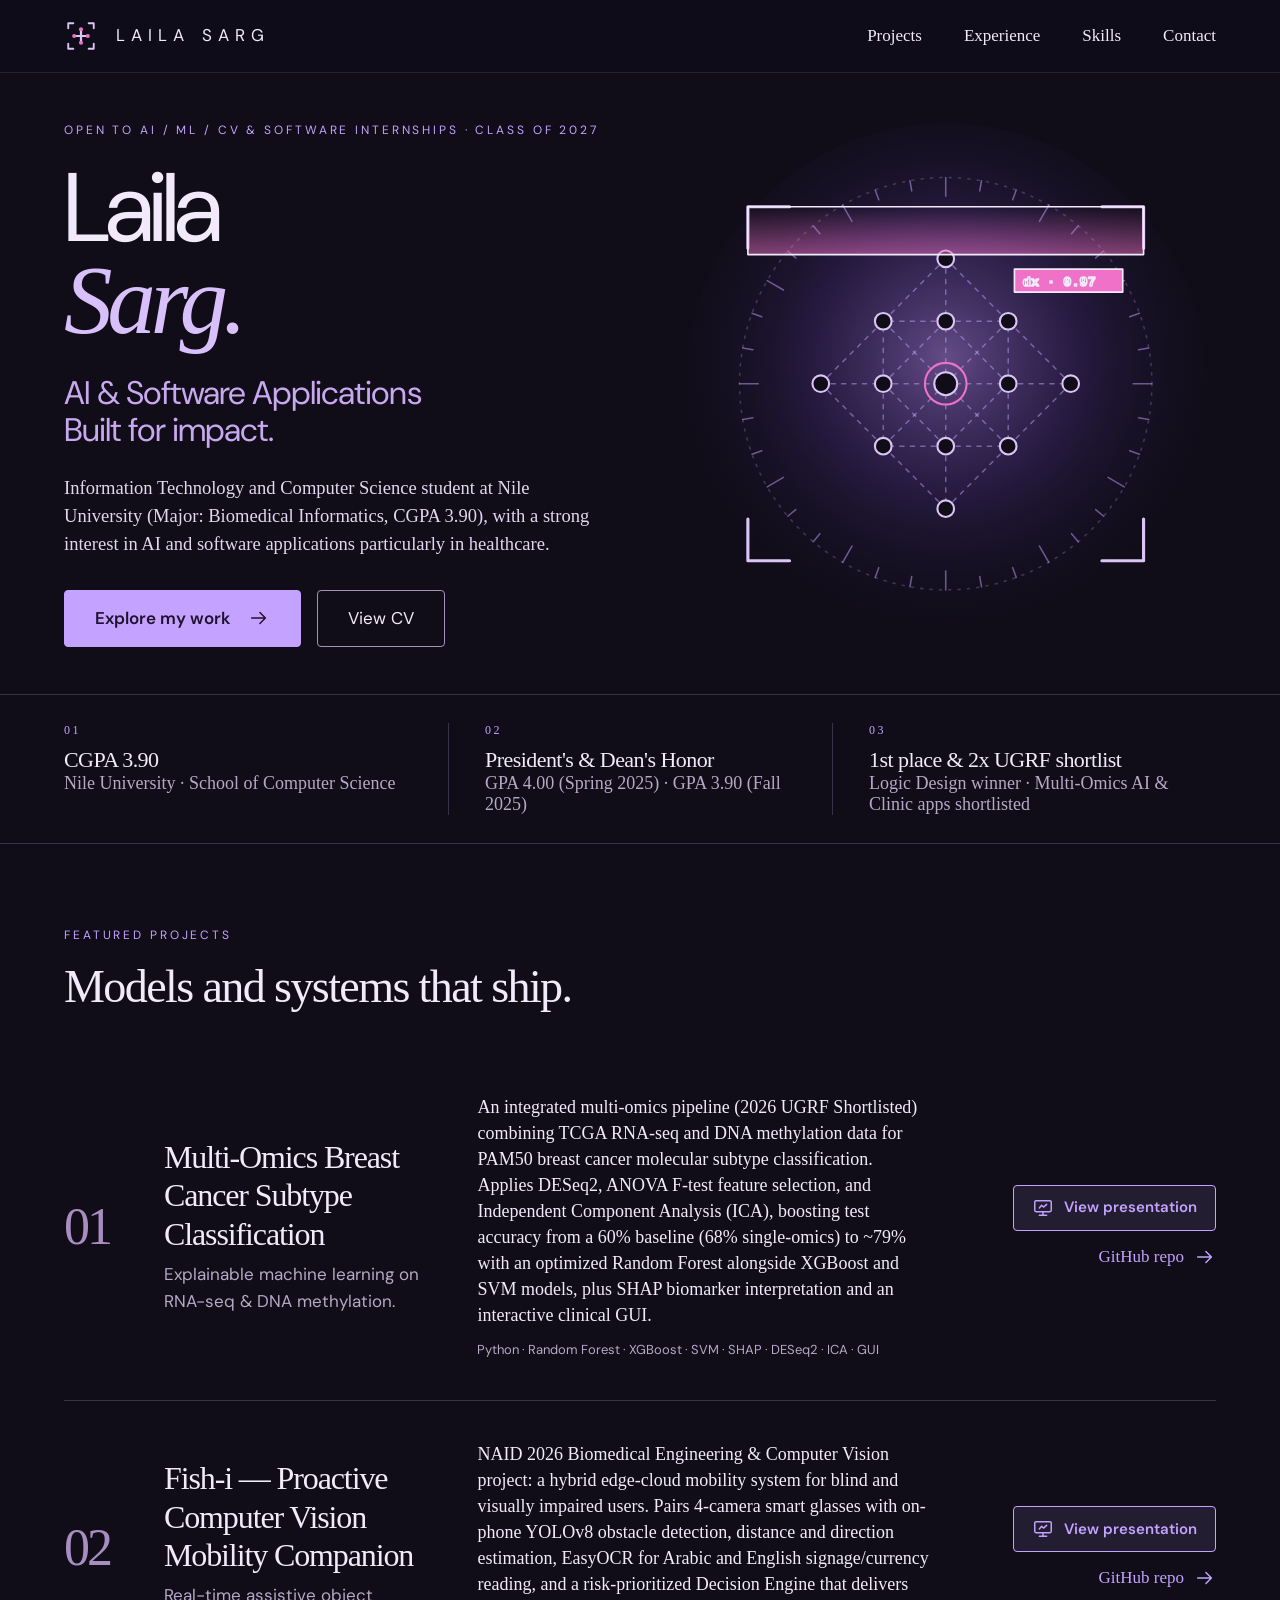
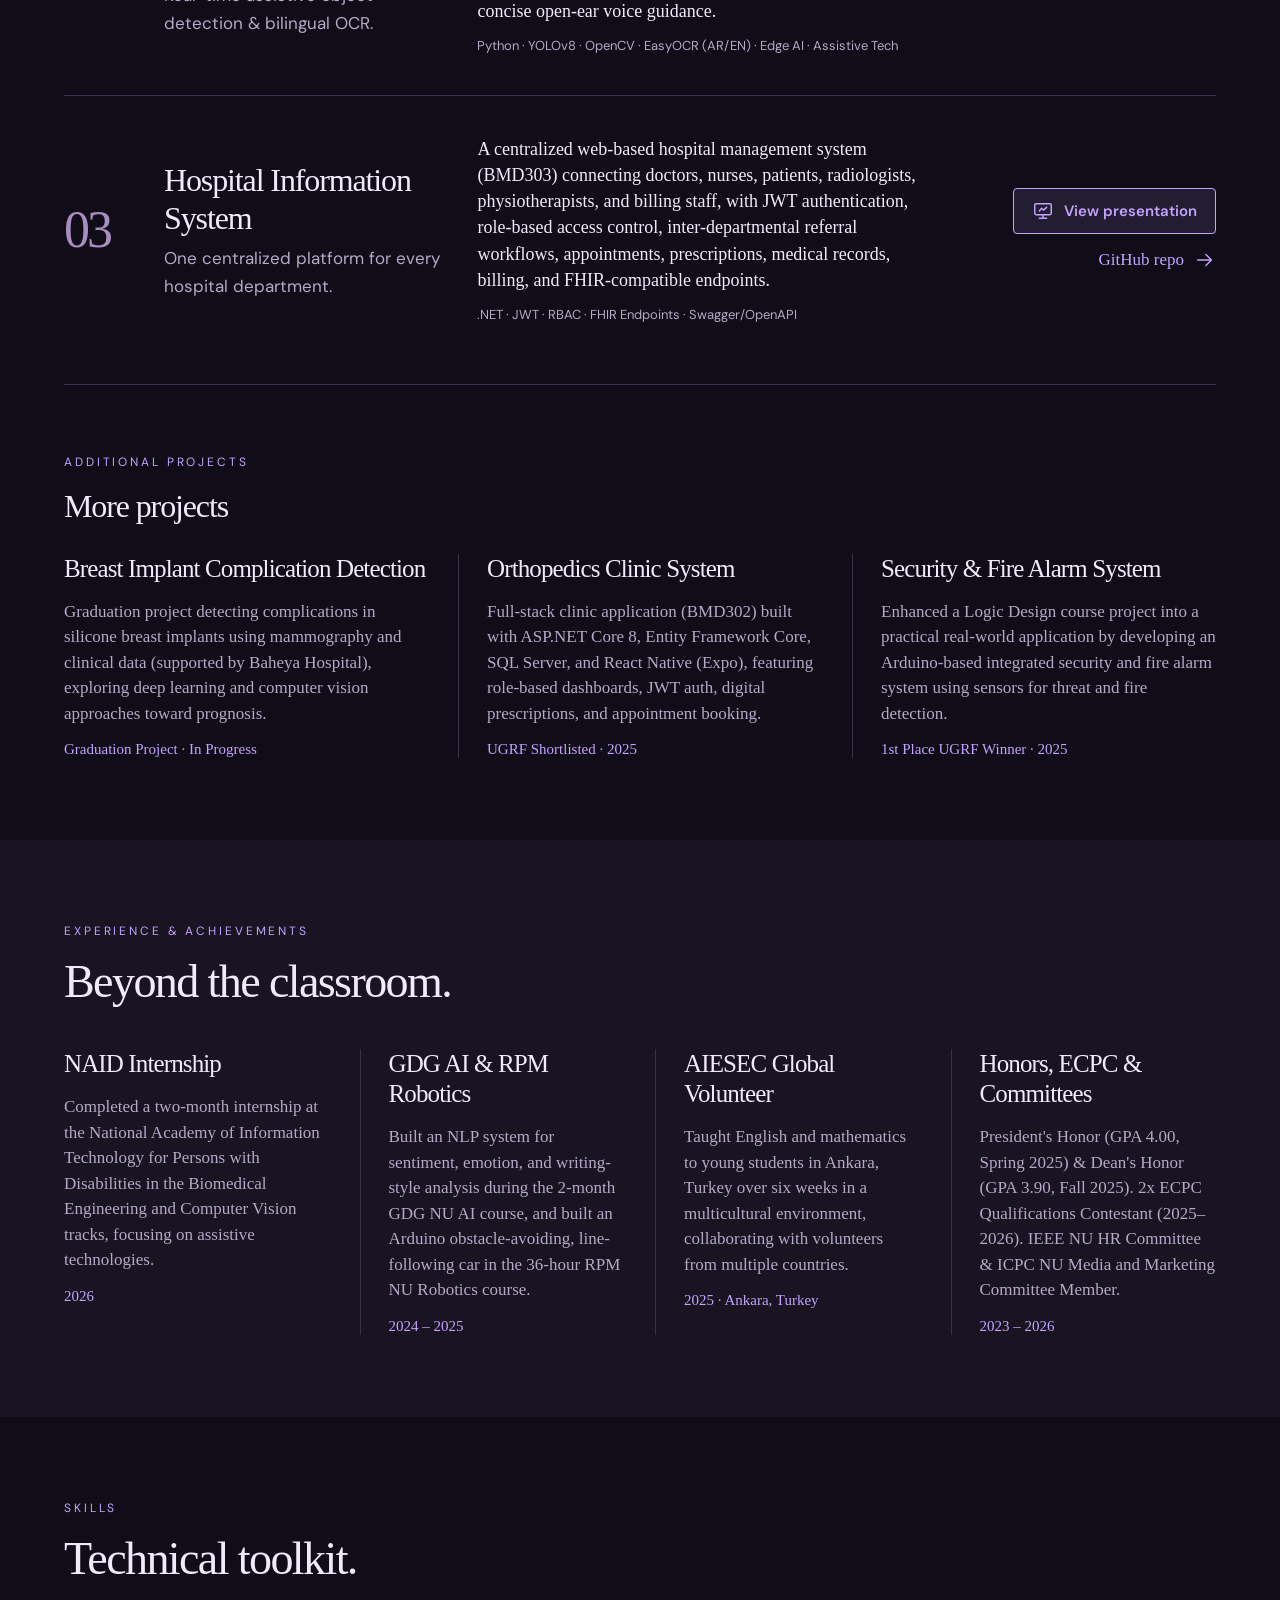
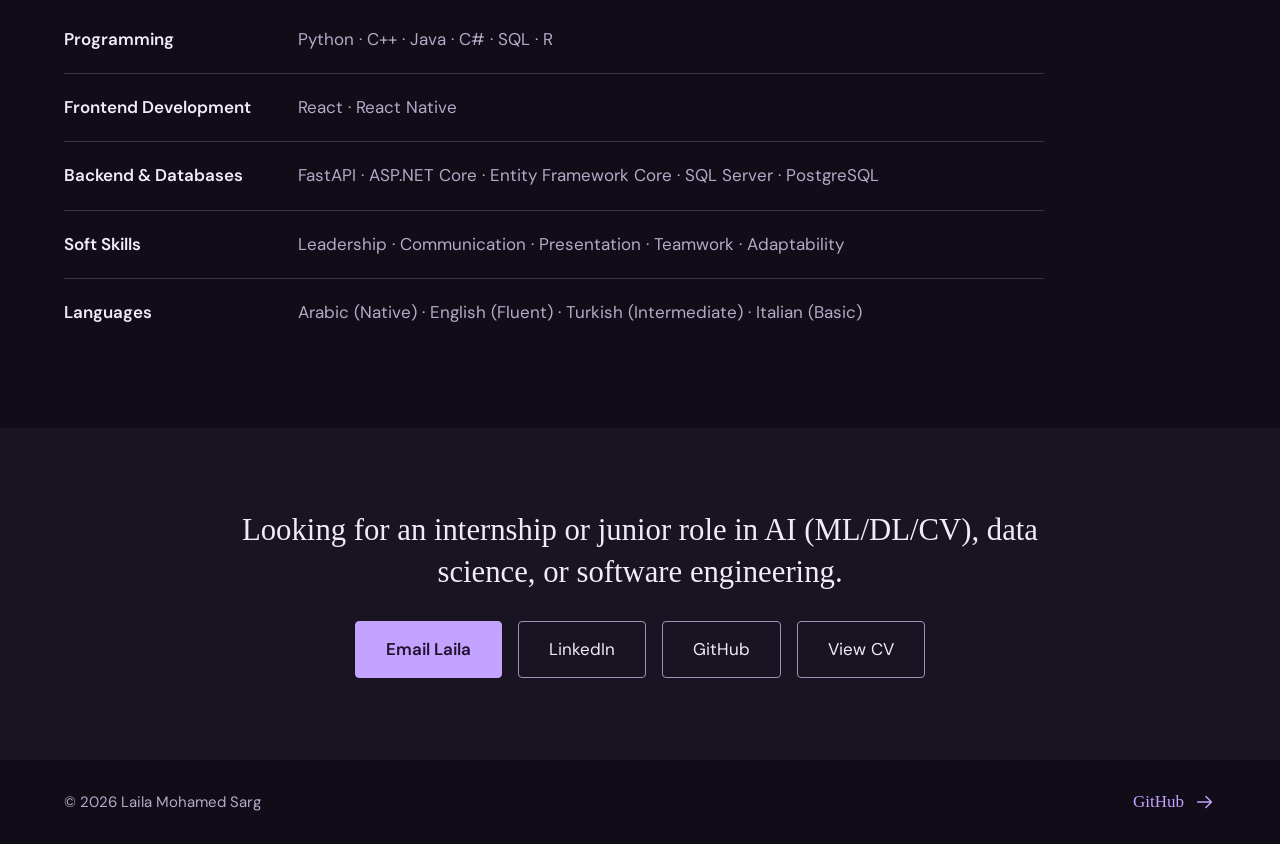
<file: index.html>
﻿<!DOCTYPE html>
<html lang="en">
<head>
  <meta charset="UTF-8" />
  <meta name="viewport" content="width=device-width, initial-scale=1.0, viewport-fit=cover" />
  <title>Laila Sarg — AI, Machine Learning, Computer Vision &amp; Software</title>
  <meta name="description" content="Laila Mohamed Sarg is an Information Technology and Computer Science student at Nile University (Biomedical Informatics, CGPA 3.90) building AI, machine learning, computer vision, and full-stack software applications." />
  <meta name="author" content="Laila Mohamed Sarg" />
  <meta name="keywords" content="Laila Sarg, AI, machine learning, deep learning, computer vision, data science, bioinformatics, ASP.NET Core, React Native, Nile University, internship" />
  <meta property="og:type" content="website" />
  <meta property="og:title" content="Laila Sarg — AI, Machine Learning, Computer Vision &amp; Software" />
  <meta property="og:description" content="Multi-omics machine learning, assistive computer vision, mammography deep learning, and full-stack healthcare platforms." />
  <meta name="twitter:card" content="summary" />
  <meta name="theme-color" content="#100d19" />
  <link rel="icon" href="data:image/svg+xml,%3Csvg xmlns='http://www.w3.org/2000/svg' viewBox='0 0 100 100'%3E%3Crect width='100' height='100' rx='26' fill='%23080413'/%3E%3Cg stroke='%23c4a2ff' stroke-width='5' fill='none' stroke-linecap='round'%3E%3Cpath d='M18 34V18h16M66 18h16v16M82 66v16H66M34 82H18V66'/%3E%3Cpath d='M50 30v40M30 50h40' stroke-width='6'/%3E%3C/g%3E%3Cg fill='%23ef72c8'%3E%3Ccircle cx='50' cy='30' r='7'/%3E%3Ccircle cx='50' cy='70' r='7'/%3E%3Ccircle cx='30' cy='50' r='7'/%3E%3Ccircle cx='70' cy='50' r='7'/%3E%3C/g%3E%3C/svg%3E" />
  <link rel="preconnect" href="https://fonts.googleapis.com" />
  <link rel="preconnect" href="https://fonts.gstatic.com" crossorigin />
  <link href="https://fonts.googleapis.com/css2?family=DM+Sans:wght@400;500;600;700&display=swap" rel="stylesheet" />
  <link rel="stylesheet" href="style.css" />
  <script type="application/ld+json">
  {
    "@context": "https://schema.org",
    "@type": "Person",
    "name": "Laila Mohamed Sarg",
    "email": "mailto:sarglaila@gmail.com",
    "jobTitle": "Information Technology & Computer Science Student",
    "alumniOf": "Nile University",
    "sameAs": [
      "https://www.linkedin.com/in/laila-sarg-40845a2b7/",
      "https://github.com/Laila9445"
    ],
    "knowsAbout": ["Artificial Intelligence", "Machine learning", "Deep learning", "Computer vision", "Data science", "Biomedical informatics", "ASP.NET Core", "React Native", "FastAPI", "SQL", "R"]
  }
  </script>
</head>
<body>
<a class="skip-link" href="#main">Skip to main content</a>

<header class="site-header"><div class="nav-wrap">
  <a class="brand" href="#home" aria-label="Laila Sarg home">
    <svg viewBox="0 0 40 40" aria-hidden="true"><path d="M5 11v-6h6M29 5h6v6M35 29v6h-6M11 35H5v-6"/><path d="M20 12v16M12 20h16" stroke-width="2.6"/><circle cx="20" cy="12" r="2.4"/><circle cx="20" cy="28" r="2.4"/><circle cx="12" cy="20" r="2.4"/><circle cx="28" cy="20" r="2.4"/></svg>LAILA SARG
  </a>
  <button id="menu-toggle" class="menu-toggle" aria-expanded="false" aria-controls="navigation">Menu</button>
  <nav id="navigation" aria-label="Main navigation">
    <a href="#work">Projects</a><a href="#journey">Experience</a><a href="#about">Skills</a><a href="#contact">Contact</a>
  </nav>
</div></header>

<main id="main">
  <!-- HERO -->
  <section id="home" class="hero wrap" aria-labelledby="hero-title">
    <div class="hero-copy">
      <p class="eyebrow">Open to AI / ML / CV &amp; Software Internships · Class of 2027</p>
      <h1 id="hero-title">Laila<br><em>Sarg.</em></h1>
      <p class="hero-role">AI &amp; Software Applications<br>Built for impact.</p>
      <p class="hero-lead">Information Technology and Computer Science student at Nile University (Major: Biomedical Informatics, CGPA 3.90), with a strong interest in AI and software applications particularly in healthcare.</p>
      <div class="actions">
        <a class="button primary" href="#work">Explore my work
          <svg viewBox="0 0 24 24" aria-hidden="true"><path d="M4 12h15m-6-6 6 6-6 6"/></svg></a>
        <a class="button" href="resume.html">View CV</a>
      </div>
    </div>
    <div class="hero-art" aria-hidden="true">
      <svg viewBox="0 0 520 520" class="orb">
        <defs>
          <radialGradient id="g" cx="50%" cy="45%" r="55%">
            <stop offset="0" stop-color="#b98cf5" stop-opacity=".5"/>
            <stop offset=".5" stop-color="#6a42b8" stop-opacity=".22"/>
            <stop offset="1" stop-color="#100d19" stop-opacity="0"/>
          </radialGradient>
          <linearGradient id="scan" x1="0" x2="0" y1="0" y2="1"><stop offset="0" stop-color="#ef72c8" stop-opacity="0"/><stop offset="1" stop-color="#ef72c8" stop-opacity=".5"/></linearGradient>
        </defs>
        <circle cx="260" cy="260" r="250" fill="url(#g)" stroke="none"/>
        <!-- CT-slice ring -->
        <g class="ring" stroke="#c4a2ff" stroke-opacity=".5" stroke-width="1.5"><circle cx="260" cy="260" r="198" fill="none" stroke-opacity=".25" stroke-dasharray="2 7"/><line x1="260" y1="62" x2="260" y2="80" transform="rotate(0 260 260)"/><line x1="260" y1="62" x2="260" y2="72" transform="rotate(10 260 260)"/><line x1="260" y1="62" x2="260" y2="72" transform="rotate(20 260 260)"/><line x1="260" y1="62" x2="260" y2="80" transform="rotate(30 260 260)"/><line x1="260" y1="62" x2="260" y2="72" transform="rotate(40 260 260)"/><line x1="260" y1="62" x2="260" y2="72" transform="rotate(50 260 260)"/><line x1="260" y1="62" x2="260" y2="80" transform="rotate(60 260 260)"/><line x1="260" y1="62" x2="260" y2="72" transform="rotate(70 260 260)"/><line x1="260" y1="62" x2="260" y2="72" transform="rotate(80 260 260)"/><line x1="260" y1="62" x2="260" y2="80" transform="rotate(90 260 260)"/><line x1="260" y1="62" x2="260" y2="72" transform="rotate(100 260 260)"/><line x1="260" y1="62" x2="260" y2="72" transform="rotate(110 260 260)"/><line x1="260" y1="62" x2="260" y2="80" transform="rotate(120 260 260)"/><line x1="260" y1="62" x2="260" y2="72" transform="rotate(130 260 260)"/><line x1="260" y1="62" x2="260" y2="72" transform="rotate(140 260 260)"/><line x1="260" y1="62" x2="260" y2="80" transform="rotate(150 260 260)"/><line x1="260" y1="62" x2="260" y2="72" transform="rotate(160 260 260)"/><line x1="260" y1="62" x2="260" y2="72" transform="rotate(170 260 260)"/><line x1="260" y1="62" x2="260" y2="80" transform="rotate(180 260 260)"/><line x1="260" y1="62" x2="260" y2="72" transform="rotate(190 260 260)"/><line x1="260" y1="62" x2="260" y2="72" transform="rotate(200 260 260)"/><line x1="260" y1="62" x2="260" y2="80" transform="rotate(210 260 260)"/><line x1="260" y1="62" x2="260" y2="72" transform="rotate(220 260 260)"/><line x1="260" y1="62" x2="260" y2="72" transform="rotate(230 260 260)"/><line x1="260" y1="62" x2="260" y2="80" transform="rotate(240 260 260)"/><line x1="260" y1="62" x2="260" y2="72" transform="rotate(250 260 260)"/><line x1="260" y1="62" x2="260" y2="72" transform="rotate(260 260 260)"/><line x1="260" y1="62" x2="260" y2="80" transform="rotate(270 260 260)"/><line x1="260" y1="62" x2="260" y2="72" transform="rotate(280 260 260)"/><line x1="260" y1="62" x2="260" y2="72" transform="rotate(290 260 260)"/><line x1="260" y1="62" x2="260" y2="80" transform="rotate(300 260 260)"/><line x1="260" y1="62" x2="260" y2="72" transform="rotate(310 260 260)"/><line x1="260" y1="62" x2="260" y2="72" transform="rotate(320 260 260)"/><line x1="260" y1="62" x2="260" y2="80" transform="rotate(330 260 260)"/><line x1="260" y1="62" x2="260" y2="72" transform="rotate(340 260 260)"/><line x1="260" y1="62" x2="260" y2="72" transform="rotate(350 260 260)"/></g>
        <!-- vision frame -->
        <g fill="none" stroke="#dcc5f5" stroke-width="3" stroke-linecap="round"><path d="M70 130V90h40M450 130V90h-40M70 390v40h40M450 390v40h-40"/></g>
        <!-- neural network shaped as a medical cross -->
        <g class="net" stroke="#c4a2ff" stroke-opacity=".5" stroke-width="1.4"><line x1="140" y1="260" x2="200" y2="260" style="--d:0.00s"/><line x1="140" y1="260" x2="200" y2="200" style="--d:0.35s"/><line x1="140" y1="260" x2="200" y2="320" style="--d:0.70s"/><line x1="200" y1="260" x2="260" y2="260" style="--d:1.05s"/><line x1="200" y1="260" x2="260" y2="200" style="--d:1.40s"/><line x1="200" y1="260" x2="260" y2="320" style="--d:1.75s"/><line x1="200" y1="260" x2="200" y2="200" style="--d:2.10s"/><line x1="200" y1="260" x2="200" y2="320" style="--d:0.00s"/><line x1="260" y1="260" x2="320" y2="260" style="--d:0.35s"/><line x1="260" y1="260" x2="260" y2="200" style="--d:0.70s"/><line x1="260" y1="260" x2="260" y2="320" style="--d:1.05s"/><line x1="260" y1="260" x2="200" y2="200" style="--d:1.40s"/><line x1="260" y1="260" x2="320" y2="200" style="--d:1.75s"/><line x1="260" y1="260" x2="200" y2="320" style="--d:2.10s"/><line x1="260" y1="260" x2="320" y2="320" style="--d:0.00s"/><line x1="320" y1="260" x2="380" y2="260" style="--d:0.35s"/><line x1="320" y1="260" x2="260" y2="200" style="--d:0.70s"/><line x1="320" y1="260" x2="260" y2="320" style="--d:1.05s"/><line x1="320" y1="260" x2="320" y2="200" style="--d:1.40s"/><line x1="320" y1="260" x2="320" y2="320" style="--d:1.75s"/><line x1="380" y1="260" x2="320" y2="200" style="--d:2.10s"/><line x1="380" y1="260" x2="320" y2="320" style="--d:0.00s"/><line x1="260" y1="140" x2="260" y2="200" style="--d:0.35s"/><line x1="260" y1="140" x2="200" y2="200" style="--d:0.70s"/><line x1="260" y1="140" x2="320" y2="200" style="--d:1.05s"/><line x1="260" y1="200" x2="200" y2="200" style="--d:1.40s"/><line x1="260" y1="200" x2="320" y2="200" style="--d:1.75s"/><line x1="260" y1="320" x2="260" y2="380" style="--d:2.10s"/><line x1="260" y1="320" x2="200" y2="320" style="--d:0.00s"/><line x1="260" y1="320" x2="320" y2="320" style="--d:0.35s"/><line x1="260" y1="380" x2="200" y2="320" style="--d:0.70s"/><line x1="260" y1="380" x2="320" y2="320" style="--d:1.05s"/></g>
        <g class="nodes" fill="#100d19" stroke="#dcc5f5" stroke-width="2"><circle cx="140" cy="260" r="8" style="--d:1.2s"/><circle cx="200" cy="260" r="8" style="--d:0.3s"/><circle cx="260" cy="260" r="11" style="--d:2.1s"/><circle cx="320" cy="260" r="8" style="--d:1.2s"/><circle cx="380" cy="260" r="8" style="--d:0.3s"/><circle cx="260" cy="140" r="8" style="--d:1.2s"/><circle cx="260" cy="200" r="8" style="--d:0.3s"/><circle cx="260" cy="320" r="8" style="--d:1.2s"/><circle cx="260" cy="380" r="8" style="--d:0.3s"/><circle cx="200" cy="200" r="8" style="--d:1.2s"/><circle cx="320" cy="200" r="8" style="--d:2.1s"/><circle cx="200" cy="320" r="8" style="--d:2.1s"/><circle cx="320" cy="320" r="8" style="--d:0.3s"/></g>
        <circle class="core" cx="260" cy="260" r="20" fill="none" stroke="#ef72c8" stroke-width="2"/>
        <!-- scan line -->
        <rect class="scanline" x="70" y="90" width="380" height="46" fill="url(#scan)"/>
        <!-- diagnosis tag -->
        <g class="detect"><rect x="326" y="150" width="104" height="22" fill="#ef72c8"/><text x="334" y="166" font-family="monospace" font-size="13" font-weight="700" fill="#20112e">dx · 0.97</text></g>
        <!-- ECG output -->
        <path class="ecg" d="M70 448h110l14-8 12 8h20l10-44 16 78 14-58 10 24h174" fill="none" stroke="#ef72c8" stroke-width="3" stroke-linecap="round" stroke-linejoin="round"/>
      </svg>
    </div>
  </section>

  <!-- EVIDENCE -->
  <div class="evidence"><div class="wrap evidence-inner">
    <div><strong>CGPA 3.90</strong><span>Nile University · School of Computer Science</span></div>
    <div><strong>President's &amp; Dean's Honor</strong><span>GPA 4.00 (Spring 2025) · GPA 3.90 (Fall 2025)</span></div>
    <div><strong>1st place &amp; 2x UGRF shortlist</strong><span>Logic Design winner · Multi-Omics AI &amp; Clinic apps shortlisted</span></div>
  </div></div>

  <!-- WORK -->
  <section id="work" class="section wrap" aria-labelledby="work-title">
    <p class="section-label">Featured projects</p>
    <h2 id="work-title">Models and systems that ship.</h2>
    <div id="work-list" class="work-list"></div>

    <!-- ADDITIONAL PROJECTS -->
    <div id="more-projects" class="systems">
      <p class="section-label">Additional projects</p>
      <h3>More projects</h3>
      <div class="system-grid three-col">
        <article>
          <h3>Breast Implant Complication Detection</h3>
          <p>Graduation project detecting complications in silicone breast implants using mammography and clinical data (supported by Baheya Hospital), exploring deep learning and computer vision approaches toward prognosis.</p>
          <span class="status">Graduation Project · In Progress</span>
        </article>
        <article>
          <h3>Orthopedics Clinic System</h3>
          <p>Full-stack clinic application (BMD302) built with ASP.NET Core 8, Entity Framework Core, SQL Server, and React Native (Expo), featuring role-based dashboards, JWT auth, digital prescriptions, and appointment booking.</p>
          <span class="status">UGRF Shortlisted · 2025</span>
        </article>
        <article>
          <h3>Security &amp; Fire Alarm System</h3>
          <p>Enhanced a Logic Design course project into a practical real-world application by developing an Arduino-based integrated security and fire alarm system using sensors for threat and fire detection.</p>
          <span class="status">1st Place UGRF Winner · 2025</span>
        </article>
      </div>
    </div>
  </section>

  <!-- JOURNEY -->
  <section id="journey" class="journey section" aria-labelledby="journey-title">
    <div class="wrap">
      <p class="section-label">Experience &amp; achievements</p>
      <h2 id="journey-title">Beyond the classroom.</h2>
      <div class="system-grid">
        <article>
          <h3>NAID Internship</h3>
          <p>Completed a two-month internship at the National Academy of Information Technology for Persons with Disabilities in the Biomedical Engineering and Computer Vision tracks, focusing on assistive technologies.</p>
          <span class="status">2026</span>
        </article>
        <article>
          <h3>GDG AI &amp; RPM Robotics</h3>
          <p>Built an NLP system for sentiment, emotion, and writing-style analysis during the 2-month GDG NU AI course, and built an Arduino obstacle-avoiding, line-following car in the 36-hour RPM NU Robotics course.</p>
          <span class="status">2024 – 2025</span>
        </article>
        <article>
          <h3>AIESEC Global Volunteer</h3>
          <p>Taught English and mathematics to young students in Ankara, Turkey over six weeks in a multicultural environment, collaborating with volunteers from multiple countries.</p>
          <span class="status">2025 · Ankara, Turkey</span>
        </article>
        <article>
          <h3>Honors, ECPC &amp; Committees</h3>
          <p>President's Honor (GPA 4.00, Spring 2025) &amp; Dean's Honor (GPA 3.90, Fall 2025). 2x ECPC Qualifications Contestant (2025–2026). IEEE NU HR Committee &amp; ICPC NU Media and Marketing Committee Member.</p>
          <span class="status">2023 – 2026</span>
        </article>
      </div>
    </div>
  </section>

  <!-- SKILLS TABLE (No repeated bio text, no AI/ML & Vision row, no Relevant Coursework row) -->
  <section id="about" class="section wrap" aria-labelledby="about-title">
    <p class="section-label">Skills</p>
    <h2 id="about-title">Technical toolkit.</h2>
    <dl class="skills skills-full">
      <div><dt>Programming</dt><dd>Python · C++ · Java · C# · SQL · R</dd></div>
      <div><dt>Frontend Development</dt><dd>React · React Native</dd></div>
      <div><dt>Backend &amp; Databases</dt><dd>FastAPI · ASP.NET Core · Entity Framework Core · SQL Server · PostgreSQL</dd></div>
      <div><dt>Soft Skills</dt><dd>Leadership · Communication · Presentation · Teamwork · Adaptability</dd></div>
      <div><dt>Languages</dt><dd>Arabic (Native) · English (Fluent) · Turkish (Intermediate) · Italian (Basic)</dd></div>
    </dl>
  </section>

  <!-- CONTACT -->
  <section id="contact" class="contact section" aria-label="Contact">
    <div class="wrap">
      <p class="contact-only">Looking for an internship or junior role in AI (ML/DL/CV), data science, or software engineering.</p>
      <div class="actions">
        <a class="button primary" href="mailto:sarglaila@gmail.com">Email Laila</a>
        <a class="button" href="https://www.linkedin.com/in/laila-sarg-40845a2b7/" target="_blank" rel="noopener">LinkedIn</a>
        <a class="button" href="https://github.com/Laila9445" target="_blank" rel="noopener">GitHub</a>
        <a class="button" href="resume.html">View CV</a>
      </div>
    </div>
  </section>
</main>

<footer class="wrap footer">
  <span>© 2026 Laila Mohamed Sarg</span>
  <a class="text-link" href="https://github.com/Laila9445" target="_blank" rel="noopener">GitHub
    <svg viewBox="0 0 24 24" aria-hidden="true"><path d="M4 12h15m-6-6 6 6-6 6"/></svg></a>
</footer>

<button id="to-top" class="to-top" aria-label="Back to top" hidden>
  <svg viewBox="0 0 24 24" aria-hidden="true"><path d="M12 19V5m-6 6 6-6 6 6"/></svg>
</button>

<!-- PRESENTATION VIEWER -->
<div id="viewer" class="viewer" role="dialog" aria-modal="true" aria-labelledby="viewer-title" hidden>
  <div class="viewer-bar">
    <div><p class="viewer-kicker">Project presentation</p><h2 id="viewer-title"></h2></div>
    <div class="viewer-tools">
      <button id="viewer-close" class="button small" aria-label="Close presentation">Close ✕</button>
    </div>
  </div>
  <div class="viewer-stage">
    <button id="prev" class="nav-btn" aria-label="Previous slide"><svg viewBox="0 0 24 24" aria-hidden="true"><path d="m15 5-7 7 7 7"/></svg></button>
    <figure><img id="slide" alt="" /><figcaption id="counter" role="status" aria-live="polite"></figcaption></figure>
    <button id="next" class="nav-btn" aria-label="Next slide"><svg viewBox="0 0 24 24" aria-hidden="true"><path d="m9 5 7 7-7 7"/></svg></button>
  </div>
  <div id="thumbs" class="thumbs" aria-label="Slide thumbnails"></div>
</div>

<script src="script.js" defer></script>
</body>
</html>
</file>
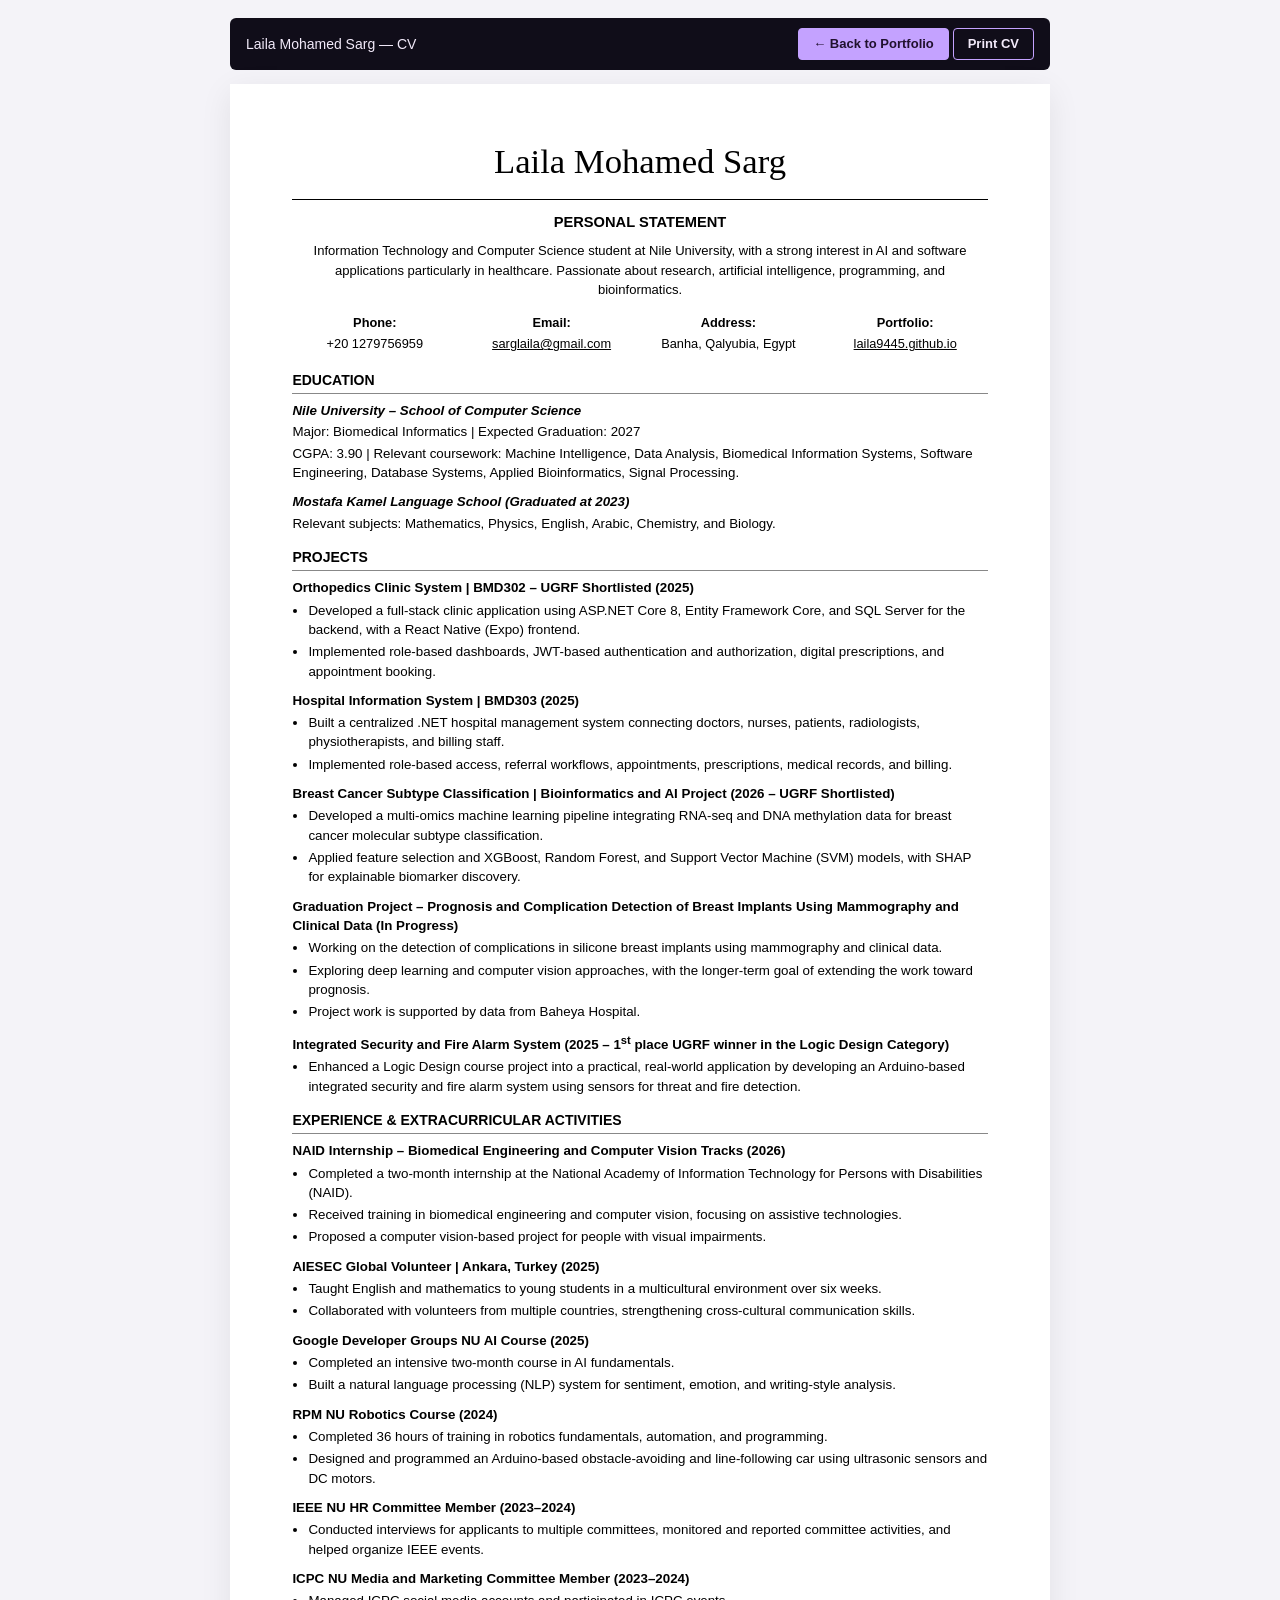
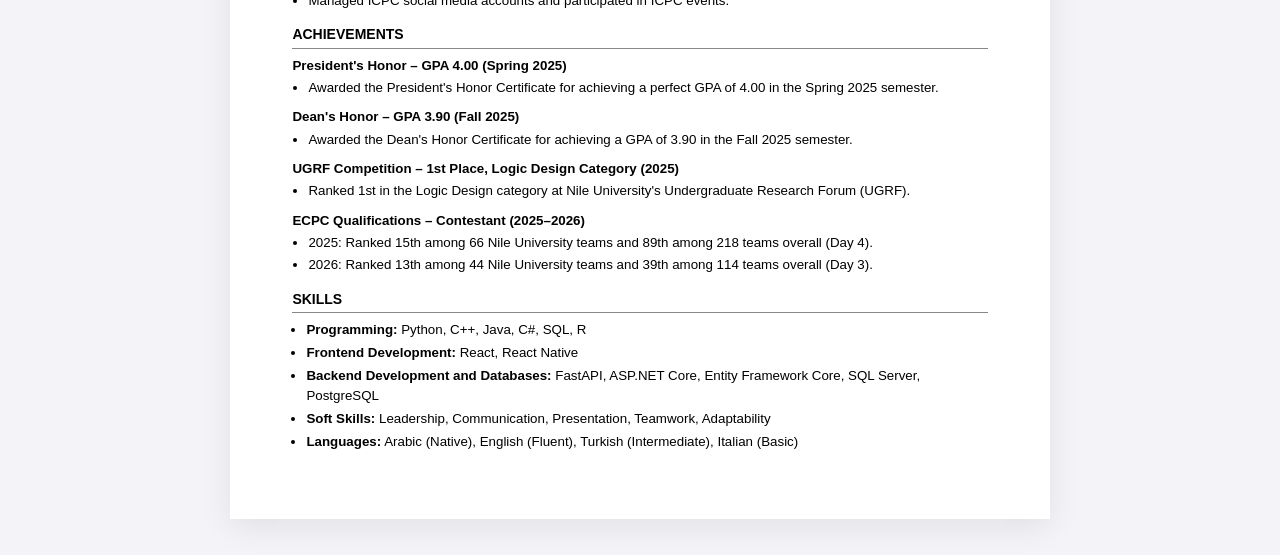
<file: resume.html>
<!DOCTYPE html>
<html lang="en">
<head>
  <meta charset="UTF-8" />
  <meta name="viewport" content="width=device-width, initial-scale=1.0" />
  <title>Laila Mohamed Sarg — CV</title>
  <meta name="description" content="CV of Laila Mohamed Sarg — Information Technology and Computer Science student at Nile University (Biomedical Informatics, CGPA 3.90)." />
  <style>
    :root {
      --ink: #000000;
      --muted: #222222;
      --rule: #333333;
      --light-rule: #888888;
    }
    * { box-sizing: border-box; }
    html, body {
      margin: 0;
      padding: 0;
      background: #f4f3f8;
      color: var(--ink);
      font-family: Arial, Helvetica, sans-serif;
      font-size: 10pt;
      line-height: 1.45;
      -webkit-font-smoothing: antialiased;
    }
    .toolbar {
      max-width: 820px;
      margin: 18px auto 0;
      padding: 10px 16px;
      background: #100d19;
      color: #f2eafa;
      border-radius: 6px;
      display: flex;
      align-items: center;
      justify-content: space-between;
      gap: 12px;
      font-size: 14px;
    }
    .toolbar a, .toolbar button {
      display: inline-flex;
      align-items: center;
      gap: 8px;
      padding: 7px 14px;
      border-radius: 4px;
      border: 1px solid #c4a2ff;
      background: transparent;
      color: #f2eafa;
      text-decoration: none;
      font: 600 13px/1.2 "Segoe UI", Arial, sans-serif;
      cursor: pointer;
    }
    .toolbar .primary {
      background: #c4a2ff;
      color: #20112e;
    }
    .page {
      max-width: 820px;
      margin: 14px auto 36px;
      background: #ffffff;
      padding: 0.55in 0.65in;
      box-shadow: 0 8px 30px rgba(0, 0, 0, 0.08);
    }
    header {
      text-align: center;
      margin-bottom: 14px;
    }
    h1 {
      font-family: "Times New Roman", Times, Georgia, serif;
      font-size: 26pt;
      font-weight: 400;
      margin: 0 0 12px;
      color: var(--ink);
    }
    .top-rule {
      border: 0;
      border-top: 1.5px solid var(--ink);
      margin: 0 0 12px;
    }
    .statement-title {
      font-size: 11pt;
      font-weight: 700;
      text-transform: uppercase;
      margin: 0 0 8px;
      text-align: center;
    }
    .statement-text {
      margin: 0 auto 14px;
      max-width: 660px;
      text-align: center;
      font-size: 9.8pt;
      line-height: 1.5;
    }
    .contact-grid {
      display: grid;
      grid-template-columns: repeat(4, 1fr);
      gap: 12px;
      text-align: center;
      font-size: 9.6pt;
      margin-bottom: 16px;
    }
    .contact-grid strong {
      display: block;
      margin-bottom: 3px;
    }
    .contact-grid a {
      color: var(--ink);
      text-decoration: underline;
    }
    section {
      margin-bottom: 14px;
    }
    h2 {
      font-size: 10.5pt;
      font-weight: 700;
      text-transform: uppercase;
      margin: 0 0 7px;
      padding-bottom: 3px;
      border-bottom: 1px solid var(--light-rule);
    }
    .entry {
      margin-bottom: 10px;
      page-break-inside: avoid;
    }
    .entry:last-child {
      margin-bottom: 0;
    }
    .entry-title {
      font-weight: 700;
      font-size: 10pt;
      margin-bottom: 2px;
    }
    .entry-title.italic {
      font-style: italic;
    }
    .entry-line {
      margin: 0 0 2px;
    }
    ul {
      margin: 3px 0 0 16px;
      padding: 0;
    }
    li {
      margin-bottom: 3px;
    }
    .skills-list {
      margin: 4px 0 0 14px;
      padding: 0;
    }
    .skills-list li {
      margin-bottom: 4px;
    }
    @page {
      size: A4;
      margin: 0.5in 0.55in;
    }
    @media print {
      html, body { background: #ffffff; }
      .toolbar { display: none !important; }
      .page { margin: 0; padding: 0; max-width: none; box-shadow: none; }
    }
    @media (max-width: 640px) {
      .page { padding: 24px 18px; }
      .contact-grid { grid-template-columns: 1fr 1fr; }
    }
  </style>
</head>
<body>
  <div class="toolbar">
    <span>Laila Mohamed Sarg — CV</span>
    <div>
      <a class="primary" href="index.html">← Back to Portfolio</a>
      <button type="button" onclick="window.print()">Print CV</button>
    </div>
  </div>

  <main class="page">
    <header>
      <h1>Laila Mohamed Sarg</h1>
      <hr class="top-rule" />
      <p class="statement-title">Personal Statement</p>
      <p class="statement-text">
        Information Technology and Computer Science student at Nile University, with a strong interest in AI and software applications particularly in healthcare. Passionate about research, artificial intelligence, programming, and bioinformatics.
      </p>
      <div class="contact-grid">
        <div>
          <strong>Phone:</strong>
          <span>+20 1279756959</span>
        </div>
        <div>
          <strong>Email:</strong>
          <a href="mailto:sarglaila@gmail.com">sarglaila@gmail.com</a>
        </div>
        <div>
          <strong>Address:</strong>
          <span>Banha, Qalyubia, Egypt</span>
        </div>
        <div>
          <strong>Portfolio:</strong>
          <a href="https://laila9445.github.io/">laila9445.github.io</a>
        </div>
      </div>
    </header>

    <section aria-labelledby="sec-education">
      <h2 id="sec-education">Education</h2>
      <div class="entry">
        <div class="entry-title italic">Nile University – School of Computer Science</div>
        <p class="entry-line">Major: Biomedical Informatics | Expected Graduation: 2027</p>
        <p class="entry-line">CGPA: 3.90 | Relevant coursework: Machine Intelligence, Data Analysis, Biomedical Information Systems, Software Engineering, Database Systems, Applied Bioinformatics, Signal Processing.</p>
      </div>
      <div class="entry">
        <div class="entry-title italic">Mostafa Kamel Language School (Graduated at 2023)</div>
        <p class="entry-line">Relevant subjects: Mathematics, Physics, English, Arabic, Chemistry, and Biology.</p>
      </div>
    </section>

    <section aria-labelledby="sec-projects">
      <h2 id="sec-projects">Projects</h2>
      <div class="entry">
        <div class="entry-title">Orthopedics Clinic System | BMD302 – UGRF Shortlisted (2025)</div>
        <ul>
          <li>Developed a full-stack clinic application using ASP.NET Core 8, Entity Framework Core, and SQL Server for the backend, with a React Native (Expo) frontend.</li>
          <li>Implemented role-based dashboards, JWT-based authentication and authorization, digital prescriptions, and appointment booking.</li>
        </ul>
      </div>
      <div class="entry">
        <div class="entry-title">Hospital Information System | BMD303 (2025)</div>
        <ul>
          <li>Built a centralized .NET hospital management system connecting doctors, nurses, patients, radiologists, physiotherapists, and billing staff.</li>
          <li>Implemented role-based access, referral workflows, appointments, prescriptions, medical records, and billing.</li>
        </ul>
      </div>
      <div class="entry">
        <div class="entry-title">Breast Cancer Subtype Classification | Bioinformatics and AI Project (2026 – UGRF Shortlisted)</div>
        <ul>
          <li>Developed a multi-omics machine learning pipeline integrating RNA-seq and DNA methylation data for breast cancer molecular subtype classification.</li>
          <li>Applied feature selection and XGBoost, Random Forest, and Support Vector Machine (SVM) models, with SHAP for explainable biomarker discovery.</li>
        </ul>
      </div>
      <div class="entry">
        <div class="entry-title">Graduation Project – Prognosis and Complication Detection of Breast Implants Using Mammography and Clinical Data (In Progress)</div>
        <ul>
          <li>Working on the detection of complications in silicone breast implants using mammography and clinical data.</li>
          <li>Exploring deep learning and computer vision approaches, with the longer-term goal of extending the work toward prognosis.</li>
          <li>Project work is supported by data from Baheya Hospital.</li>
        </ul>
      </div>
      <div class="entry">
        <div class="entry-title">Integrated Security and Fire Alarm System (2025 – 1<sup>st</sup> place UGRF winner in the Logic Design Category)</div>
        <ul>
          <li>Enhanced a Logic Design course project into a practical, real-world application by developing an Arduino-based integrated security and fire alarm system using sensors for threat and fire detection.</li>
        </ul>
      </div>
    </section>

    <section aria-labelledby="sec-experience">
      <h2 id="sec-experience">Experience &amp; Extracurricular Activities</h2>
      <div class="entry">
        <div class="entry-title">NAID Internship – Biomedical Engineering and Computer Vision Tracks (2026)</div>
        <ul>
          <li>Completed a two-month internship at the National Academy of Information Technology for Persons with Disabilities (NAID).</li>
          <li>Received training in biomedical engineering and computer vision, focusing on assistive technologies.</li>
          <li>Proposed a computer vision-based project for people with visual impairments.</li>
        </ul>
      </div>
      <div class="entry">
        <div class="entry-title">AIESEC Global Volunteer | Ankara, Turkey (2025)</div>
        <ul>
          <li>Taught English and mathematics to young students in a multicultural environment over six weeks.</li>
          <li>Collaborated with volunteers from multiple countries, strengthening cross-cultural communication skills.</li>
        </ul>
      </div>
      <div class="entry">
        <div class="entry-title">Google Developer Groups NU AI Course (2025)</div>
        <ul>
          <li>Completed an intensive two-month course in AI fundamentals.</li>
          <li>Built a natural language processing (NLP) system for sentiment, emotion, and writing-style analysis.</li>
        </ul>
      </div>
      <div class="entry">
        <div class="entry-title">RPM NU Robotics Course (2024)</div>
        <ul>
          <li>Completed 36 hours of training in robotics fundamentals, automation, and programming.</li>
          <li>Designed and programmed an Arduino-based obstacle-avoiding and line-following car using ultrasonic sensors and DC motors.</li>
        </ul>
      </div>
      <div class="entry">
        <div class="entry-title">IEEE NU HR Committee Member (2023–2024)</div>
        <ul>
          <li>Conducted interviews for applicants to multiple committees, monitored and reported committee activities, and helped organize IEEE events.</li>
        </ul>
      </div>
      <div class="entry">
        <div class="entry-title">ICPC NU Media and Marketing Committee Member (2023–2024)</div>
        <ul>
          <li>Managed ICPC social media accounts and participated in ICPC events.</li>
        </ul>
      </div>
    </section>

    <section aria-labelledby="sec-achievements">
      <h2 id="sec-achievements">Achievements</h2>
      <div class="entry">
        <div class="entry-title">President's Honor – GPA 4.00 (Spring 2025)</div>
        <ul>
          <li>Awarded the President's Honor Certificate for achieving a perfect GPA of 4.00 in the Spring 2025 semester.</li>
        </ul>
      </div>
      <div class="entry">
        <div class="entry-title">Dean's Honor – GPA 3.90 (Fall 2025)</div>
        <ul>
          <li>Awarded the Dean's Honor Certificate for achieving a GPA of 3.90 in the Fall 2025 semester.</li>
        </ul>
      </div>
      <div class="entry">
        <div class="entry-title">UGRF Competition – 1st Place, Logic Design Category (2025)</div>
        <ul>
          <li>Ranked 1st in the Logic Design category at Nile University's Undergraduate Research Forum (UGRF).</li>
        </ul>
      </div>
      <div class="entry">
        <div class="entry-title">ECPC Qualifications – Contestant (2025–2026)</div>
        <ul>
          <li>2025: Ranked 15th among 66 Nile University teams and 89th among 218 teams overall (Day 4).</li>
          <li>2026: Ranked 13th among 44 Nile University teams and 39th among 114 teams overall (Day 3).</li>
        </ul>
      </div>
    </section>

    <section aria-labelledby="sec-skills">
      <h2 id="sec-skills">Skills</h2>
      <ul class="skills-list">
        <li><strong>Programming:</strong> Python, C++, Java, C#, SQL, R</li>
        <li><strong>Frontend Development:</strong> React, React Native</li>
        <li><strong>Backend Development and Databases:</strong> FastAPI, ASP.NET Core, Entity Framework Core, SQL Server, PostgreSQL</li>
        <li><strong>Soft Skills:</strong> Leadership, Communication, Presentation, Teamwork, Adaptability</li>
        <li><strong>Languages:</strong> Arabic (Native), English (Fluent), Turkish (Intermediate), Italian (Basic)</li>
      </ul>
    </section>
  </main>
</body>
</html>
</file>
<file: style.css>
/* Dark amethyst editorial theme, modelled on the Aetherhaven reference design. */
:root{color-scheme:dark;--ink:#f2eafa;--muted:#b6a9c6;--purple:#c4a2ff;--line:#3b3049;--wash:#191322;--bg:#100d19;--font:'DM Sans',Arial,sans-serif;--serif:Georgia,'Times New Roman',serif}
*{box-sizing:border-box}
html{scroll-behavior:smooth;scroll-padding-top:100px}
body{margin:0;background:var(--bg);color:var(--ink);font:400 17px/1.6 var(--font);-webkit-font-smoothing:antialiased}
body.locked{overflow:hidden}
a{color:inherit;text-decoration:none}
button{font:500 16px/1.4 var(--font);cursor:pointer;color:inherit}
:focus-visible{outline:3px solid var(--purple);outline-offset:4px}
svg{width:22px;height:22px;fill:none;stroke:currentColor;stroke-width:1.6;stroke-linecap:round;stroke-linejoin:round;flex:none}
p{margin:0 0 20px}
[hidden]{display:none!important}
.wrap,.nav-wrap{width:90%;max-width:1380px;margin:auto}
.skip-link{position:fixed;top:-100px;left:20px;z-index:100;background:var(--bg);padding:15px;border:2px solid var(--purple)}
.skip-link:focus{top:10px}

/* Header */
.site-header{background:rgba(16,13,25,.96);border-bottom:1px solid #272030;position:sticky;top:0;z-index:20;backdrop-filter:blur(8px)}
.nav-wrap{height:72px;display:flex;align-items:center;justify-content:space-between;gap:24px}
.brand{display:flex;align-items:center;gap:18px;font-size:17px;letter-spacing:.36em}
.brand svg{width:34px;height:34px;stroke:#dcc5f5;stroke-width:2.2}.brand svg circle{fill:#ef72c8;stroke:none}
.site-header nav{display:flex;gap:42px;font-family:var(--serif)}
.site-header nav a{padding:16px 0}
.site-header nav a:hover,.text-link:hover{color:var(--purple)}
.menu-toggle{display:none;padding:8px 12px;border:1px solid #64516e;border-radius:4px;background:#171120}

/* Hero */
.hero{display:grid;grid-template-columns:1fr 1fr;gap:6%;padding-block:40px;align-items:center;min-height:620px}
.eyebrow{font-size:12px;letter-spacing:.24em;text-transform:uppercase;color:var(--purple);margin-bottom:22px}
.hero h1{font-size:clamp(66px,7.6vw,112px);letter-spacing:-.055em;line-height:.95;margin:0 0 28px;font-weight:400}
.hero h1 em{font-family:var(--serif);font-weight:400;color:#d8c0fa}
.hero-role{font-size:clamp(24px,2.55vw,39px);line-height:1.16;letter-spacing:-.03em;color:#c8a9ef;margin:0 0 24px}
.hero-lead{font-family:var(--serif);font-size:clamp(18px,1.45vw,22px);line-height:1.5;color:#e2d7ee;max-width:590px;margin:0 0 32px}
.hero-art{display:grid;place-items:center}
.orb{width:100%;max-width:560px;height:auto;overflow:visible}
.net line{stroke-dasharray:4 6;animation:flow 2.4s linear infinite;animation-delay:var(--d)}
.nodes circle{animation:glow 3s ease-in-out infinite;animation-delay:var(--d)}
.scanline{animation:scan 4.5s ease-in-out infinite}
.ecg{stroke-dasharray:700;stroke-dashoffset:700;animation:draw 3.4s ease-in-out infinite}
.core{transform-origin:260px 260px;animation:beat 1.7s ease-out infinite}
.ring{transform-origin:260px 260px;animation:spin 60s linear infinite}
.detect{animation:blink 4.5s ease-in-out infinite}
@keyframes draw{0%{stroke-dashoffset:700}60%,85%{stroke-dashoffset:0}100%{stroke-dashoffset:-700}}
@keyframes beat{0%{transform:scale(.8);opacity:1}100%{transform:scale(2);opacity:0}}
@keyframes spin{to{transform:rotate(360deg)}}
@keyframes flow{to{stroke-dashoffset:-20}}
@keyframes glow{50%{fill:#6b49a8}}
@keyframes scan{0%{transform:translateY(0);opacity:0}15%,85%{opacity:1}100%{transform:translateY(300px);opacity:0}}
@keyframes blink{0%,35%{opacity:0}45%,90%{opacity:1}100%{opacity:0}}

.actions{display:flex;flex-wrap:wrap;gap:16px}
.button{min-height:56px;display:inline-flex;align-items:center;justify-content:center;gap:18px;padding:14px 30px;border:1px solid #a491ba;border-radius:4px;background:transparent;color:var(--ink);transition:background .18s,transform .18s}
.button:hover{background:#271c37;transform:translateY(-2px)}
.button.primary{background:var(--purple);border-color:var(--purple);color:#20112e;font-weight:600}
.button.primary:hover{background:#d5bafa}
.button.small{min-height:42px;padding:8px 18px;font-size:15px}

/* Evidence strip */
.evidence{border-block:1px solid var(--line)}
.evidence-inner{display:grid;grid-template-columns:repeat(3,1fr);padding-block:28px}
.evidence-inner>div{padding:0 36px;border-left:1px solid var(--line)}
.evidence-inner>div:first-child{padding-left:0;border:0}
.evidence-inner>div:before{content:'01';display:block;font:12px var(--serif);letter-spacing:.2em;color:var(--purple);margin-bottom:9px}
.evidence-inner>div:nth-child(2):before{content:'02'}
.evidence-inner>div:nth-child(3):before{content:'03'}
.evidence strong{display:block;font:400 22px var(--serif);letter-spacing:-.025em}
.evidence span{display:block;font:18px var(--serif);color:var(--muted)}

/* Sections */
.section{padding-block:82px}
.section-label{font-size:12px;letter-spacing:.24em;text-transform:uppercase;color:var(--purple);margin:0 0 15px}
h2{font:400 clamp(30px,3.6vw,55px)/1.15 var(--serif);letter-spacing:-.035em;margin:0 0 40px}
h3{font:400 26px/1.2 var(--serif);letter-spacing:-.035em;margin:0 0 8px}

/* Work rows */
.work-row{display:grid;grid-template-columns:70px 1fr 1.6fr .9fr;align-items:center;gap:30px;padding:40px 0;border-bottom:1px solid var(--line)}
.work-row:last-child{border:0}
.number{font:400 52px/1 var(--serif);letter-spacing:-.06em;color:#a88dbf}
.work-row h3{font-size:32px}
.subtitle{color:var(--muted);margin:0}
.work-description p{margin:0;font:18px/1.45 var(--serif)}
.work-description .stack{font:13px/1.5 var(--font);color:var(--muted);margin-top:12px}
.work-links{display:flex;flex-direction:column;align-items:flex-end;gap:14px}
.text-link{display:inline-flex;gap:10px;align-items:center;font:17px/1.4 var(--serif);color:var(--purple)}
.deck-btn{display:inline-flex;align-items:center;gap:10px;padding:11px 18px;border:1px solid var(--purple);border-radius:4px;background:rgba(196,162,255,.1);color:var(--purple);font-size:15px;font-weight:600;transition:background .18s,transform .18s}
.deck-btn:hover:not(:disabled){background:var(--purple);color:#20112e;transform:translateY(-2px)}
.deck-btn:disabled{opacity:.5;border-style:dashed;cursor:not-allowed}

/* Journey & Systems */
.systems{padding-top:68px;margin-top:20px;border-top:1px solid var(--line)}
.systems>h3{font-size:clamp(24px,2.5vw,36px);margin:0 0 28px}
.journey{background:var(--wash)}
.system-grid{display:grid;grid-template-columns:repeat(4,1fr);gap:30px}
.system-grid.three-col{grid-template-columns:repeat(3,1fr)}
.system-grid article{border-left:1px solid var(--line);padding-left:28px}
.system-grid article:first-child{border:0;padding-left:0}
.system-grid h3{font-size:25px}
.system-grid p{font:17px/1.5 var(--serif);color:var(--muted);margin:15px 0}
.status{display:block;font:15px var(--serif);color:var(--purple)}

/* About / Skills */
.skills{margin:0}
.skills-full{max-width:980px}
.skills>div{display:grid;grid-template-columns:210px 1fr;gap:24px;padding:20px 0;border-bottom:1px solid var(--line)}
.skills>div:first-child{padding-top:0}
.skills>div:last-child{border:0}
.skills dt{font-weight:600}
.skills dd{margin:0;color:var(--muted)}

/* Contact + footer */
.contact{background:var(--wash);text-align:center}
.contact-only{font:400 clamp(22px,2.4vw,34px)/1.35 var(--serif);color:var(--ink);max-width:820px;margin:0 auto 28px}
.contact .actions{justify-content:center}
.footer{padding-block:30px;display:flex;justify-content:space-between;gap:20px;font-size:15px;color:var(--muted)}
.to-top{position:fixed;right:22px;bottom:22px;z-index:15;width:46px;height:46px;border-radius:50%;border:1px solid #64516e;background:#171120;display:grid;place-items:center}
.to-top:hover{background:#271c37}

/* Presentation viewer */
.viewer{position:fixed;inset:0;z-index:50;background:#0a0710;display:flex;flex-direction:column;padding:16px 4%}
.viewer-bar{display:flex;justify-content:space-between;align-items:center;gap:16px;padding-bottom:12px}
.viewer-bar h2{font-size:clamp(20px,2.4vw,30px);margin:0}
.viewer-kicker{font-size:11px;letter-spacing:.24em;text-transform:uppercase;color:var(--purple);margin:0 0 2px}
.viewer-tools{display:flex;gap:10px}
.viewer-stage{flex:1;min-height:0;display:flex;align-items:center;justify-content:center;gap:12px}
.viewer figure{margin:0;flex:1;min-width:0;height:100%;display:flex;flex-direction:column;align-items:center;justify-content:center;gap:10px}
.viewer figure img{max-width:100%;max-height:calc(100% - 34px);object-fit:contain;border:1px solid var(--line);border-radius:6px;background:#f7f9f9;box-shadow:0 20px 60px rgba(0,0,0,.5)}
.viewer figcaption{font-size:14px;color:var(--muted)}
.nav-btn{width:48px;height:48px;border-radius:50%;border:1px solid #64516e;background:#171120;display:grid;place-items:center;flex:none}
.nav-btn:hover:not(:disabled){background:#271c37}
.nav-btn:disabled{opacity:.3;cursor:default}
.thumbs{display:flex;gap:8px;overflow-x:auto;padding:12px 0 4px}
.thumbs button{flex:none;width:112px;padding:0;border:2px solid transparent;border-radius:4px;background:none;overflow:hidden;opacity:.6}
.thumbs button[aria-current=true]{border-color:var(--purple);opacity:1}
.thumbs img{display:block;width:100%;aspect-ratio:16/9;object-fit:cover}

/* Scroll reveal */
.reveal{opacity:0;transform:translateY(18px);transition:opacity .6s,transform .6s}
.reveal.in{opacity:1;transform:none}

/* Responsive */
@media(max-width:1050px){
  .site-header nav{gap:24px}.brand{font-size:15px;gap:12px}.brand svg{width:26px;height:26px}
  .evidence-inner>div{padding-inline:22px}.evidence strong{font-size:18px}.evidence span{font-size:16px}
  .work-row{grid-template-columns:45px 1fr 1.3fr;gap:24px}
  .work-links{grid-column:3;align-items:flex-start}
  .number{font-size:42px}
  .system-grid{grid-template-columns:1fr 1fr;gap:35px}.system-grid article:nth-child(3){border:0;padding-left:0}
  .skills>div{grid-template-columns:100px 1fr}
}
@media(max-width:720px){
  html{scroll-padding-top:85px}
  .nav-wrap{height:66px}.brand{font-size:14px;letter-spacing:.22em}
  .menu-toggle{display:block}
  .site-header nav{display:none;position:absolute;top:66px;left:0;right:0;background:var(--bg);border-bottom:1px solid var(--line);padding:20px 5%;gap:0;flex-direction:column}
  .site-header nav.open{display:flex}.site-header nav a{padding:12px}
  .hero{grid-template-columns:1fr;gap:10px;min-height:0}
  .hero h1{font-size:79px}.hero-role{font-size:28px}
  .hero-art{order:-1;max-width:300px;margin:0 auto -20px}
  .hero .button{padding:13px 16px;font-size:15px}
  .evidence-inner{grid-template-columns:1fr;padding-block:6px}
  .evidence-inner>div{border:0;border-top:1px solid var(--line);padding:17px 0 17px 34px!important;position:relative}
  .evidence-inner>div:first-child{border-top:0}
  .evidence-inner>div:before{position:absolute;left:0;top:23px}
  .section{padding-block:54px}h2{font-size:35px;margin-bottom:30px}
  .work-row{grid-template-columns:38px 1fr;gap:16px;padding:30px 0}
  .work-description,.work-links{grid-column:2}.work-links{align-items:flex-start}
  .number{font-size:36px}.work-row h3{font-size:29px}
  .system-grid{grid-template-columns:1fr;gap:28px}
  .system-grid article{border:0!important;padding:0!important;border-top:1px solid var(--line)!important;padding-top:24px!important}
  .system-grid article:first-child{border-top:0!important}
  .about-grid{grid-template-columns:1fr;gap:24px}.about-grid p{font-size:20px}
  .skills>div{grid-template-columns:100px 1fr}
  .contact h2{font-size:35px}.contact p{font-size:19px}
  .footer{flex-wrap:wrap;font-size:13px}
  .viewer{padding:12px 3%}.viewer-bar{flex-direction:column;align-items:flex-start}
  .nav-btn{width:38px;height:38px}.thumbs button{width:84px}
}
@media(prefers-reduced-motion:reduce){
  html{scroll-behavior:auto}
  *,*:before,*:after{transition:none!important;animation:none!important}
  .detect{opacity:1}.ecg{stroke-dashoffset:0}
}
@media print{.site-header,.to-top,.viewer,.hero-art{display:none!important}body{background:#fff;color:#000}}
</file>
